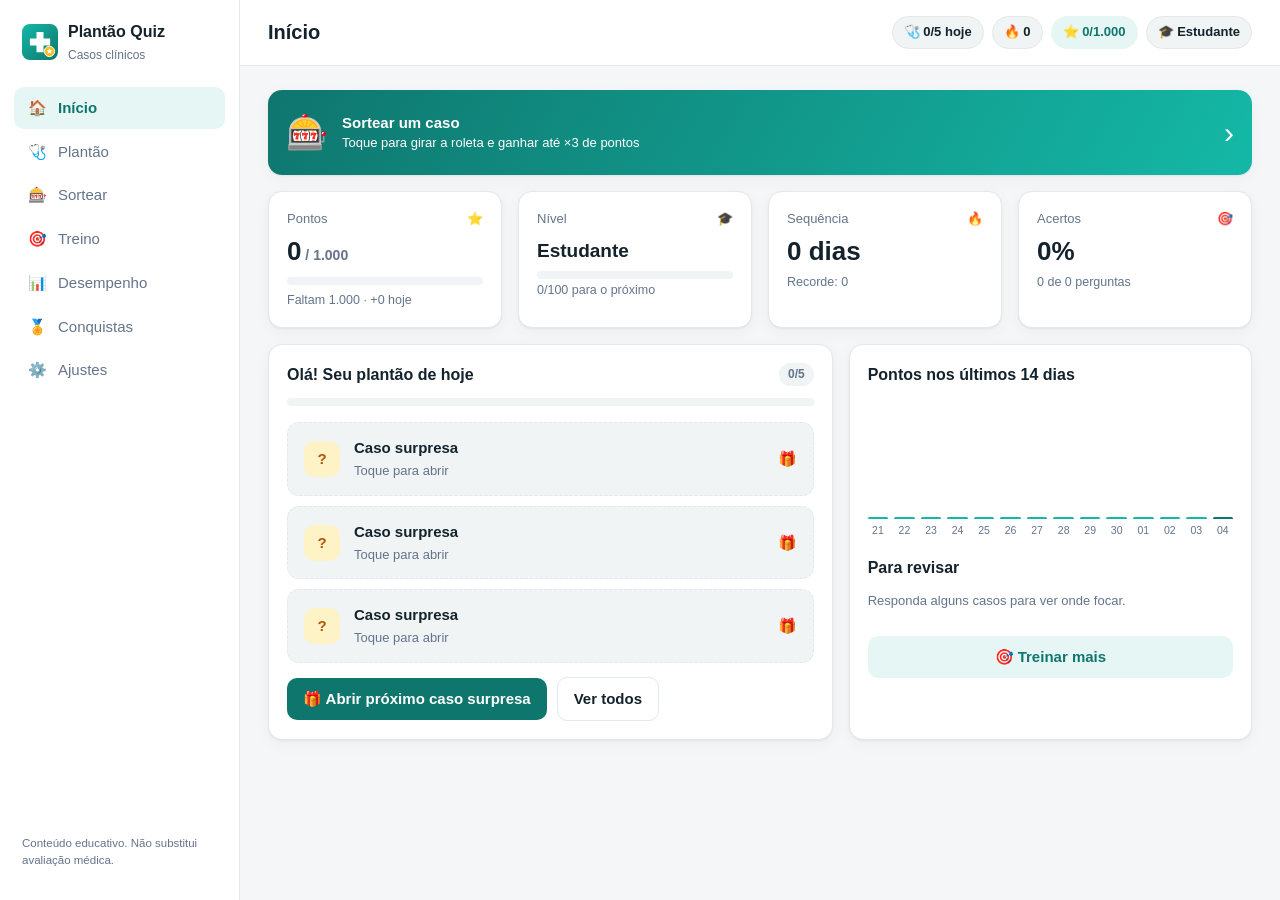
<file: medicina/index.html>
<!DOCTYPE html>
<html lang="pt-BR">
<head>
  <meta charset="UTF-8" />
  <meta name="viewport" content="width=device-width, initial-scale=1, viewport-fit=cover" />
  <title>Plantão Quiz — Casos Clínicos</title>
  <meta name="description" content="Jogo de casos clínicos: resolva casos médicos todo dia e ganhe pontos." />
  <meta name="theme-color" content="#0f766e" />
  <meta name="apple-mobile-web-app-capable" content="yes" />
  <meta name="mobile-web-app-capable" content="yes" />
  <meta name="apple-mobile-web-app-status-bar-style" content="default" />
  <meta name="apple-mobile-web-app-title" content="Plantão" />
  <link rel="manifest" href="manifest.webmanifest" />
  <link rel="icon" href="icons/icon.svg" type="image/svg+xml" />
  <link rel="apple-touch-icon" href="icons/icon-180.png" />
  <link rel="stylesheet" href="style.css?v=6" />
</head>
<body>
  <div class="layout">
    <aside class="sidebar">
      <div class="brand">
        <img src="icons/icon.svg" alt="" width="36" height="36" />
        <div>
          <strong>Plantão Quiz</strong>
          <small>Casos clínicos</small>
        </div>
      </div>
      <nav id="nav" class="nav">
        <a href="#/inicio" data-route="inicio"><span>🏠</span>Início</a>
        <a href="#/plantao" data-route="plantao"><span>🩺</span>Plantão</a>
        <a href="#/sorteio/girar" data-route="sorteio" class="nav-spin"><span>🎰</span>Sortear</a>
        <a href="#/treino" data-route="treino"><span>🎯</span>Treino</a>
        <a href="#/desempenho" data-route="desempenho"><span>📊</span>Desempenho</a>
        <a href="#/conquistas" data-route="conquistas"><span>🏅</span>Conquistas</a>
        <a href="#/ajustes" data-route="ajustes"><span>⚙️</span>Ajustes</a>
      </nav>
      <p class="disclaimer">Conteúdo educativo. Não substitui avaliação médica.</p>
    </aside>

    <div class="main">
      <header class="topbar">
        <h1 id="pageTitle">Início</h1>
        <div id="chips" class="chips"></div>
        <a href="#/ajustes" class="gear" aria-label="Ajustes">⚙️</a>
      </header>
      <main id="view" class="view"></main>
    </div>
  </div>

  <div id="toasts" class="toasts" aria-live="polite"></div>

  <dialog id="confirm">
    <form method="dialog" class="sheet">
      <p id="confirmText"></p>
      <div class="sheet-actions">
        <button value="cancel" class="btn ghost">Cancelar</button>
        <button value="ok" class="btn danger">Confirmar</button>
      </div>
    </form>
  </dialog>

  <script src="cases.js?v=6"></script>
  <script src="cases-clinica.js?v=6"></script>
  <script src="cases-cirurgia-go-ped.js?v=6"></script>
  <script src="cases-temas-novos.js?v=6"></script>
  <script src="app.js?v=6"></script>
</body>
</html>
</file>
<file: medicina/style.css>
:root {
  --bg: #f4f6f8;
  --panel: #ffffff;
  --panel-2: #f0f4f5;
  --line: #e2e8ec;
  --text: #13222b;
  --muted: #64748b;
  --primary: #0f766e;
  --primary-2: #14b8a6;
  --primary-soft: #e6f6f4;
  --good: #16a34a;
  --good-soft: #e8f7ee;
  --bad: #dc2626;
  --bad-soft: #fdecec;
  --warn: #d97706;
  --warn-soft: #fef4e6;
  --radius: 14px;
  --shadow: 0 1px 2px rgba(15, 23, 42, .05), 0 4px 16px rgba(15, 23, 42, .04);
}

* { box-sizing: border-box; }
html, body { margin: 0; }
body {
  background: var(--bg);
  color: var(--text);
  font-family: "Inter", -apple-system, BlinkMacSystemFont, "Segoe UI", Roboto, sans-serif;
  font-size: 15px;
  line-height: 1.45;
  -webkit-tap-highlight-color: transparent;
}
a { color: inherit; }

/* ---------- Layout ---------- */
.layout { display: flex; min-height: 100vh; }
.sidebar {
  width: 240px; flex-shrink: 0;
  background: var(--panel);
  border-right: 1px solid var(--line);
  padding: 20px 14px;
  position: sticky; top: 0; height: 100vh;
  display: flex; flex-direction: column; gap: 22px;
}
.brand { display: flex; align-items: center; gap: 10px; padding: 0 8px; }
.brand strong { display: block; font-size: 16px; }
.brand small { color: var(--muted); font-size: 12px; }
.nav { display: flex; flex-direction: column; gap: 2px; }
.nav a {
  display: flex; align-items: center; gap: 10px;
  padding: 10px 12px; border-radius: 10px;
  text-decoration: none; color: var(--muted); font-weight: 500;
}
.nav a span { width: 22px; text-align: center; }
.nav a:hover { background: var(--panel-2); color: var(--text); }
.nav a.active { background: var(--primary-soft); color: var(--primary); font-weight: 600; }
.disclaimer { margin-top: auto; font-size: 11.5px; color: var(--muted); padding: 0 8px; }

.main { flex: 1; min-width: 0; }
.topbar {
  display: flex; align-items: center; justify-content: space-between; gap: 12px;
  padding: calc(16px + env(safe-area-inset-top)) 28px 16px;
  background: var(--panel); border-bottom: 1px solid var(--line);
  position: sticky; top: 0; z-index: 5;
}
.topbar h1 { margin: 0; font-size: 20px; }
.chips { display: flex; gap: 8px; flex-wrap: wrap; justify-content: flex-end; }
.chip {
  display: inline-flex; align-items: center; gap: 6px;
  padding: 6px 11px; border-radius: 999px;
  background: var(--panel-2); border: 1px solid var(--line);
  font-size: 13px; font-weight: 600; white-space: nowrap;
}
.chip.primary { background: var(--primary-soft); color: var(--primary); border-color: transparent; }
.view { padding: 24px 28px 40px; max-width: 1100px; }

/* ---------- Components ---------- */
.grid { display: grid; gap: 16px; }
.grid.kpis { grid-template-columns: repeat(4, minmax(0, 1fr)); }
.grid.two { grid-template-columns: 1.4fr 1fr; }
.card {
  background: var(--panel); border: 1px solid var(--line);
  border-radius: var(--radius); box-shadow: var(--shadow);
  padding: 18px;
}
.card h2 { margin: 0 0 12px; font-size: 16px; }
.card h3 { margin: 0 0 6px; font-size: 15px; }
.muted { color: var(--muted); }
.small { font-size: 13px; }
.kpi .label { color: var(--muted); font-size: 13px; display: flex; justify-content: space-between; }
.kpi .value { font-size: 26px; font-weight: 700; margin-top: 4px; }
.kpi .sub { font-size: 12.5px; color: var(--muted); margin-top: 2px; }

.btn {
  font: inherit; font-weight: 600;
  border: 0; border-radius: 10px;
  padding: 10px 16px; cursor: pointer;
  background: var(--primary); color: #fff;
  display: inline-flex; align-items: center; gap: 8px; justify-content: center;
  text-decoration: none; touch-action: manipulation;
}
.btn:hover { filter: brightness(1.06); }
.btn:active { transform: scale(.98); }
.btn:disabled { opacity: .45; cursor: default; }
.btn.ghost { background: var(--panel); color: var(--text); border: 1px solid var(--line); }
.btn.soft { background: var(--primary-soft); color: var(--primary); }
.btn.danger { background: var(--bad); }
.btn.block { width: 100%; }
.row { display: flex; gap: 10px; align-items: center; flex-wrap: wrap; }
.spacer { flex: 1; }

.progress { height: 8px; background: var(--panel-2); border-radius: 999px; overflow: hidden; }
.progress > i { display: block; height: 100%; background: linear-gradient(90deg, var(--primary), var(--primary-2)); border-radius: inherit; transition: width .4s; }

.badge {
  display: inline-block; padding: 3px 9px; border-radius: 999px;
  font-size: 12px; font-weight: 600; background: var(--panel-2); color: var(--muted);
}
.badge.esp { background: var(--primary-soft); color: var(--primary); }
.badge.d1 { background: var(--good-soft); color: var(--good); }
.badge.d2 { background: var(--warn-soft); color: var(--warn); }
.badge.d3 { background: var(--bad-soft); color: var(--bad); }
.badge.ok { background: var(--good-soft); color: var(--good); }

/* Case list */
.case-list { display: flex; flex-direction: column; gap: 10px; }
.case-item {
  display: flex; align-items: center; gap: 14px;
  padding: 14px 16px; border: 1px solid var(--line); border-radius: 12px;
  background: var(--panel); cursor: pointer; text-align: left; width: 100%;
  font: inherit; color: inherit;
}
.case-item:hover { border-color: var(--primary-2); }
.case-item .num {
  width: 36px; height: 36px; border-radius: 10px; flex-shrink: 0;
  display: grid; place-items: center; font-weight: 700;
  background: var(--panel-2); color: var(--muted);
}
.case-item.done .num { background: var(--good-soft); color: var(--good); }
.case-item .info { flex: 1; min-width: 0; }
.case-item .info strong { display: block; }
.case-item .meta { display: flex; gap: 6px; flex-wrap: wrap; margin-top: 4px; }
.case-item .pts { font-weight: 700; color: var(--primary); white-space: nowrap; }

/* Case player */
.case-head { display: flex; gap: 8px; flex-wrap: wrap; margin-bottom: 8px; }
.patient { font-size: 18px; font-weight: 700; margin: 4px 0 6px; }
.vitals { display: grid; grid-template-columns: repeat(5, minmax(0, 1fr)); gap: 8px; margin: 14px 0; }
.vital { background: var(--panel-2); border-radius: 10px; padding: 8px 10px; }
.vital small { display: block; color: var(--muted); font-size: 11.5px; }
.vital b { font-size: 14px; }
.exams { margin: 0; padding-left: 18px; }
.exams li { margin: 3px 0; }

.qhead { display: flex; justify-content: space-between; align-items: center; gap: 10px; margin-bottom: 10px; }
.question { font-size: 17px; font-weight: 600; margin: 0 0 14px; }
.options { display: flex; flex-direction: column; gap: 10px; }
.option {
  font: inherit; text-align: left; cursor: pointer;
  padding: 13px 14px; border-radius: 12px;
  border: 1.5px solid var(--line); background: var(--panel); color: var(--text);
  display: flex; gap: 12px; align-items: flex-start;
}
.option .letter {
  width: 26px; height: 26px; border-radius: 8px; flex-shrink: 0;
  display: grid; place-items: center; font-weight: 700; font-size: 13px;
  background: var(--panel-2); color: var(--muted);
}
.option:hover:not(:disabled) { border-color: var(--primary-2); background: var(--primary-soft); }
.option:disabled { cursor: default; }
.option.correct { border-color: var(--good); background: var(--good-soft); }
.option.correct .letter { background: var(--good); color: #fff; }
.option.wrong { border-color: var(--bad); background: var(--bad-soft); }
.option.wrong .letter { background: var(--bad); color: #fff; }
.option.hidden-op { opacity: .35; text-decoration: line-through; }

.feedback { margin-top: 14px; padding: 14px; border-radius: 12px; }
.feedback.ok { background: var(--good-soft); }
.feedback.no { background: var(--bad-soft); }
.feedback strong { display: block; margin-bottom: 4px; }

.result-hero { text-align: center; padding: 26px 18px; }
.result-hero .big { font-size: 44px; font-weight: 800; color: var(--primary); }

/* Bars (history) */
.bars { display: flex; align-items: flex-end; gap: 6px; height: 140px; padding-top: 8px; }
.bars .bar { flex: 1; display: flex; flex-direction: column; align-items: center; gap: 4px; height: 100%; justify-content: flex-end; }
.bars .bar i { width: 100%; max-width: 28px; background: var(--primary-2); border-radius: 6px 6px 2px 2px; min-height: 2px; }
.bars .bar.today i { background: var(--primary); }
.bars .bar small { font-size: 10.5px; color: var(--muted); }

table { width: 100%; border-collapse: collapse; }
th, td { text-align: left; padding: 10px 8px; border-bottom: 1px solid var(--line); font-size: 14px; }
th { color: var(--muted); font-weight: 600; font-size: 12.5px; text-transform: uppercase; letter-spacing: .03em; }
td .progress { min-width: 80px; }

.badges { display: grid; grid-template-columns: repeat(auto-fill, minmax(200px, 1fr)); gap: 12px; }
.ach { display: flex; gap: 12px; align-items: center; }
.ach .ico { font-size: 28px; width: 48px; height: 48px; border-radius: 12px; display: grid; place-items: center; background: var(--primary-soft); }
.ach.locked { opacity: .45; filter: grayscale(1); }

.filters { display: flex; gap: 8px; flex-wrap: wrap; margin-bottom: 14px; }
.filter { font: inherit; font-size: 13px; padding: 7px 12px; border-radius: 999px; border: 1px solid var(--line); background: var(--panel); cursor: pointer; color: var(--text); }
.filter.active { background: var(--primary); border-color: var(--primary); color: #fff; }

label.field { display: block; margin-bottom: 14px; font-weight: 600; font-size: 14px; }
label.field input, label.field select {
  display: block; width: 100%; margin-top: 6px;
  font: inherit; font-size: 16px; padding: 10px 12px;
  border-radius: 10px; border: 1px solid var(--line); background: var(--panel); color: var(--text);
}

dialog { border: 0; border-radius: 16px; padding: 0; max-width: 92vw; width: 380px; box-shadow: 0 20px 60px rgba(0,0,0,.2); }
dialog::backdrop { background: rgba(15, 23, 42, .45); }
.sheet { padding: 20px; }
.sheet p { margin: 0 0 16px; }
.sheet-actions { display: flex; gap: 10px; justify-content: flex-end; }

.toasts { position: fixed; right: 18px; bottom: 18px; display: flex; flex-direction: column; gap: 8px; z-index: 50; }
.toast {
  background: var(--text); color: #fff; padding: 12px 16px; border-radius: 12px;
  box-shadow: 0 10px 30px rgba(0,0,0,.2); font-weight: 600; font-size: 14px;
  animation: pop .25s ease-out;
}
@keyframes pop { from { transform: translateY(10px); opacity: 0; } }

.empty { text-align: center; padding: 30px; color: var(--muted); }

/* ---------- Mobile ---------- */
@media (max-width: 860px) {
  .grid.kpis { grid-template-columns: repeat(2, minmax(0, 1fr)); }
  .grid.two { grid-template-columns: 1fr; }
  .vitals { grid-template-columns: repeat(3, minmax(0, 1fr)); }
}
@media (max-width: 720px) {
  .sidebar {
    position: fixed; bottom: 0; left: 0; right: 0; top: auto;
    width: auto; height: auto; padding: 6px 6px calc(6px + env(safe-area-inset-bottom));
    border-right: 0; border-top: 1px solid var(--line); z-index: 20;
  }
  .brand, .disclaimer { display: none; }
  .nav { flex-direction: row; justify-content: space-around; }
  .nav a { flex-direction: column; gap: 2px; font-size: 10.5px; padding: 6px 4px; flex: 1; text-align: center; }
  .nav a span { font-size: 18px; }
  .nav a[data-route="conquistas"], .nav a[data-route="ajustes"] { display: none; }
  .topbar { padding: calc(12px + env(safe-area-inset-top)) 16px 12px; }
  .topbar h1 { font-size: 17px; }
  .chip.hide-sm { display: none; }
  .view { padding: 16px 14px 100px; }
  .kpi .value { font-size: 22px; }
  .toasts { left: 14px; right: 14px; bottom: 84px; }
}

/* ---------- Roleta ---------- */
.wheel-card { max-width: 520px; margin: 0 auto; }
.seg-tabs { display: flex; background: var(--panel-2); border-radius: 12px; padding: 4px; gap: 4px; }
.seg-tabs a { flex: 1; text-align: center; padding: 9px; border-radius: 9px; text-decoration: none; font-weight: 600; color: var(--muted); }
.seg-tabs a.active { background: var(--panel); color: var(--primary); box-shadow: var(--shadow); }
.wheel-wrap { position: relative; width: min(84vw, 380px); aspect-ratio: 1; margin: 18px auto 10px; }
.wheel-wrap svg { width: 100%; height: 100%; display: block; border-radius: 50%; box-shadow: 0 10px 30px rgba(15, 118, 110, .25); transition: transform 4.2s cubic-bezier(.12, .7, .08, 1); }
.wheel-wrap .pointer {
  position: absolute; top: -10px; left: 50%; transform: translateX(-50%); z-index: 2;
  width: 0; height: 0; border-left: 16px solid transparent; border-right: 16px solid transparent; border-top: 30px solid #fbbf24;
  filter: drop-shadow(0 2px 3px rgba(0,0,0,.3));
}
.spin-btn {
  position: absolute; top: 50%; left: 50%; transform: translate(-50%, -50%);
  width: 26%; aspect-ratio: 1; border-radius: 50%; border: 5px solid #fff;
  background: radial-gradient(circle at 35% 30%, #fde68a, #f59e0b); color: #7c2d12;
  font: inherit; font-weight: 800; font-size: clamp(12px, 3.6vw, 17px); letter-spacing: .04em; cursor: pointer;
  box-shadow: 0 6px 16px rgba(0,0,0,.25);
}
.spin-btn:active:not(:disabled) { transform: translate(-50%, -50%) scale(.94); }
.spin-btn:disabled { filter: grayscale(.5); opacity: .8; cursor: default; }
.draw { text-align: center; padding: 16px; border-radius: 14px; background: var(--primary-soft); margin-top: 8px; }
.draw.pop { animation: drawpop .45s cubic-bezier(.2, 1.6, .4, 1); }
@keyframes drawpop { from { transform: scale(.7); opacity: 0; } }
.draw-esp { font-size: 20px; font-weight: 800; color: var(--primary); margin: 4px 0 6px; }
.draw .meta { display: flex; gap: 6px; }
.luck { display: inline-block; margin-top: 4px; padding: 6px 14px; border-radius: 999px; font-weight: 800; background: #fff; }
.luck.l2 { background: #fef3c7; color: #b45309; }
.luck.l3 { background: linear-gradient(90deg, #fde68a, #f472b6); color: #831843; }

.case-item.mystery { border-style: dashed; background: var(--panel-2); }
.case-item.mystery .num { background: #fef3c7; color: #b45309; }

.spin-banner {
  display: flex; align-items: center; gap: 14px; margin-bottom: 16px; text-decoration: none;
  background: linear-gradient(120deg, #0f766e, #14b8a6); color: #fff; border: 0;
}
.spin-banner .spin-emoji { font-size: 34px; }
.spin-banner .go { font-size: 30px; font-weight: 300; }
.install { display: flex; align-items: center; gap: 12px; margin-bottom: 16px; border-color: var(--primary-2); }
.install > div { flex: 1; }

.gear { display: none; text-decoration: none; font-size: 20px; padding: 4px; }

@media (max-width: 720px) {
  .gear { display: block; }
  .topbar { gap: 8px; }
  .topbar h1 { flex: 1; }
  .nav a.nav-spin { position: relative; color: #fff !important; background: none !important; }
  .nav a.nav-spin span {
    width: 54px; height: 54px; border-radius: 50%; margin-top: -26px;
    display: grid; place-items: center; font-size: 26px;
    background: linear-gradient(135deg, #14b8a6, #0f766e); border: 4px solid var(--panel);
    box-shadow: 0 6px 16px rgba(15, 118, 110, .4);
  }
  .nav a.nav-spin { color: var(--primary) !important; font-weight: 700; }
  .nav a.active.nav-spin span { background: linear-gradient(135deg, #f59e0b, #f97316); }
  .option { padding: 14px 12px; min-height: 52px; }
  .btn { min-height: 46px; }
  .wheel-card { padding: 14px; }
}
@media (max-width: 720px) {
  html { scroll-padding-bottom: 120px; scroll-padding-top: 80px; }
  .view { padding-bottom: 120px; }
}

/* Caso surpresa revelado */
.card.reveal { animation: drawpop .5s cubic-bezier(.2, 1.6, .4, 1); }
.reveal-tag { display: inline-block; margin-bottom: 10px; padding: 6px 12px; border-radius: 999px; background: #fef3c7; color: #b45309; font-weight: 700; font-size: 13px; }
@media (prefers-reduced-motion: reduce) { .card.reveal, .draw.pop { animation: none; } }
.filter .cnt { display: inline-block; min-width: 20px; padding: 0 6px; margin-left: 2px; border-radius: 999px; background: var(--panel-2); color: var(--muted); font-size: 11.5px; font-weight: 700; }
.filter.active .cnt { background: rgba(255,255,255,.25); color: #fff; }
</file>
